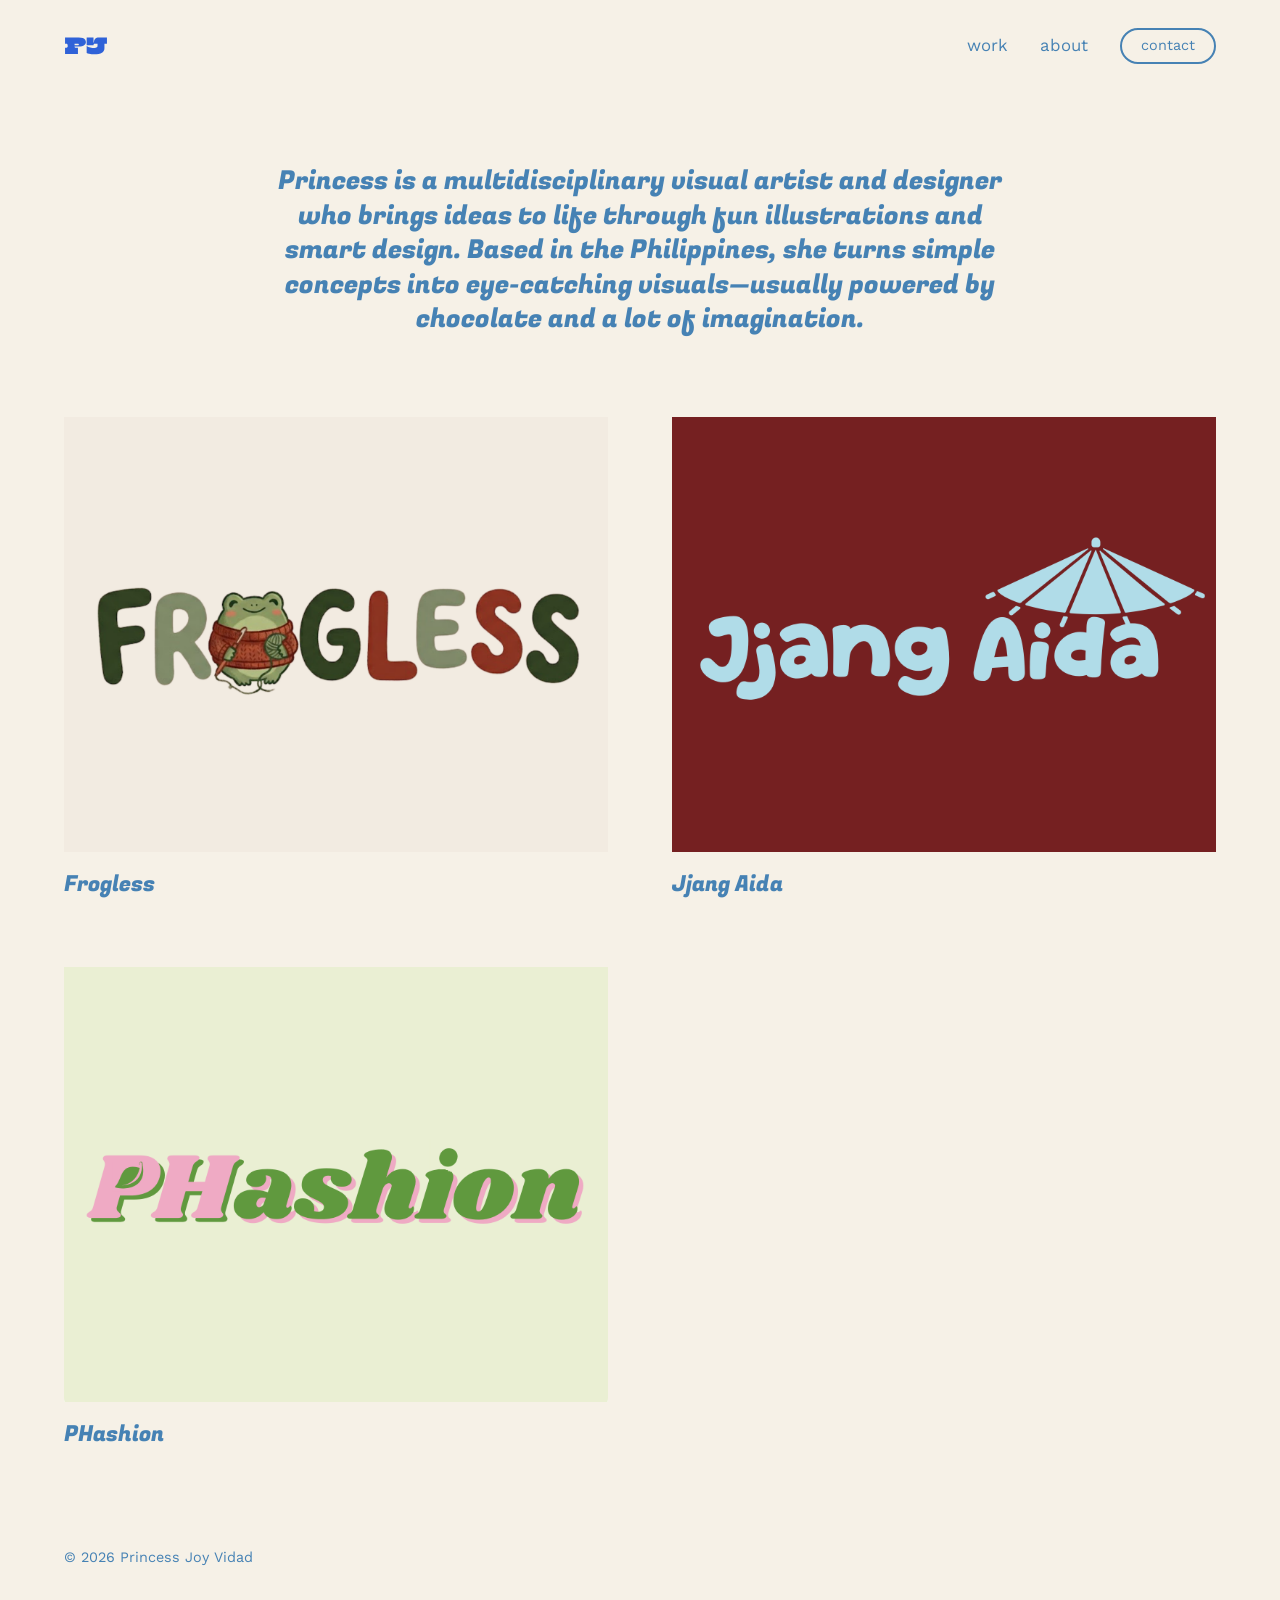
<file: index.html>
<!DOCTYPE html>
<html lang="en">
<head>
<meta charset="utf-8">
<meta name="viewport" content="width=device-width, initial-scale=1">
<title>Princess Joy Vidad — Artist </title>
<meta name="description" content="Artist portfolio.">

<link rel="icon" href="images/favicon.svg" type="image/svg+xml">
<link rel="preconnect" href="https://fonts.googleapis.com">
<link rel="preconnect" href="https://fonts.gstatic.com" crossorigin>
<link href="https://fonts.googleapis.com/css2?family=Fugaz+One&family=Work+Sans:wght@400;500&display=swap" rel="stylesheet">
<link rel="stylesheet" href="css/style.css">
</head>
<body>
<a class="skip" href="#main">Skip to content</a>
<header class="site-header">
  <a class="logo" href="index.html" aria-label="Home"><img src="images/favicon.svg" alt="Princess Joy Vidad logo" width="44" height="44"></a>
  <nav aria-label="Main"><ul>
    <li><a href="index.html#work">work</a></li>
    <li><a href="about.html">about</a></li>
    <li><a class="pill" href="mailto:princessgvidad@gmail.com">contact</a></li>
  </ul></nav>
</header>
<main id="main">
  <p class="intro">Princess is a multidisciplinary visual artist and designer who brings ideas to life through fun illustrations and smart design. Based in the Philippines, she turns simple concepts into eye-catching visuals—usually powered by chocolate and a lot of imagination.</p>
  <section id="work" aria-label="Work">
  <ul class="grid">
    <li><a class="card" href="projects/case-study-1.html">
      <div class="thumb"><img src="images/project-1/thumbnail.png" alt="Cover image for Frogless" loading="lazy" width="1500" height="1200"></div>
      <h2>Frogless</h2></a></li>
    <li><a class="card" href="projects/case-study-2.html">
      <div class="thumb"><img src="images/project-2/thumbnail.png" alt="Cover image for Jjang Aida" loading="lazy" width="1500" height="1200"></div>
      <h2>Jjang Aida</h2></a></li>
    <li><a class="card" href="projects/case-study-3.html">
      <div class="thumb"><img src="images/project-3/thumbnail.png" alt="Cover image for PHashion" loading="lazy" width="1500" height="1200"></div>
      <h2>PHashion</h2></a></li>
  </ul>
  </section>
</main>
<footer class="site-footer"><p>&copy; 2026 Princess Joy Vidad</p></footer>
</body>
</html>
</file>
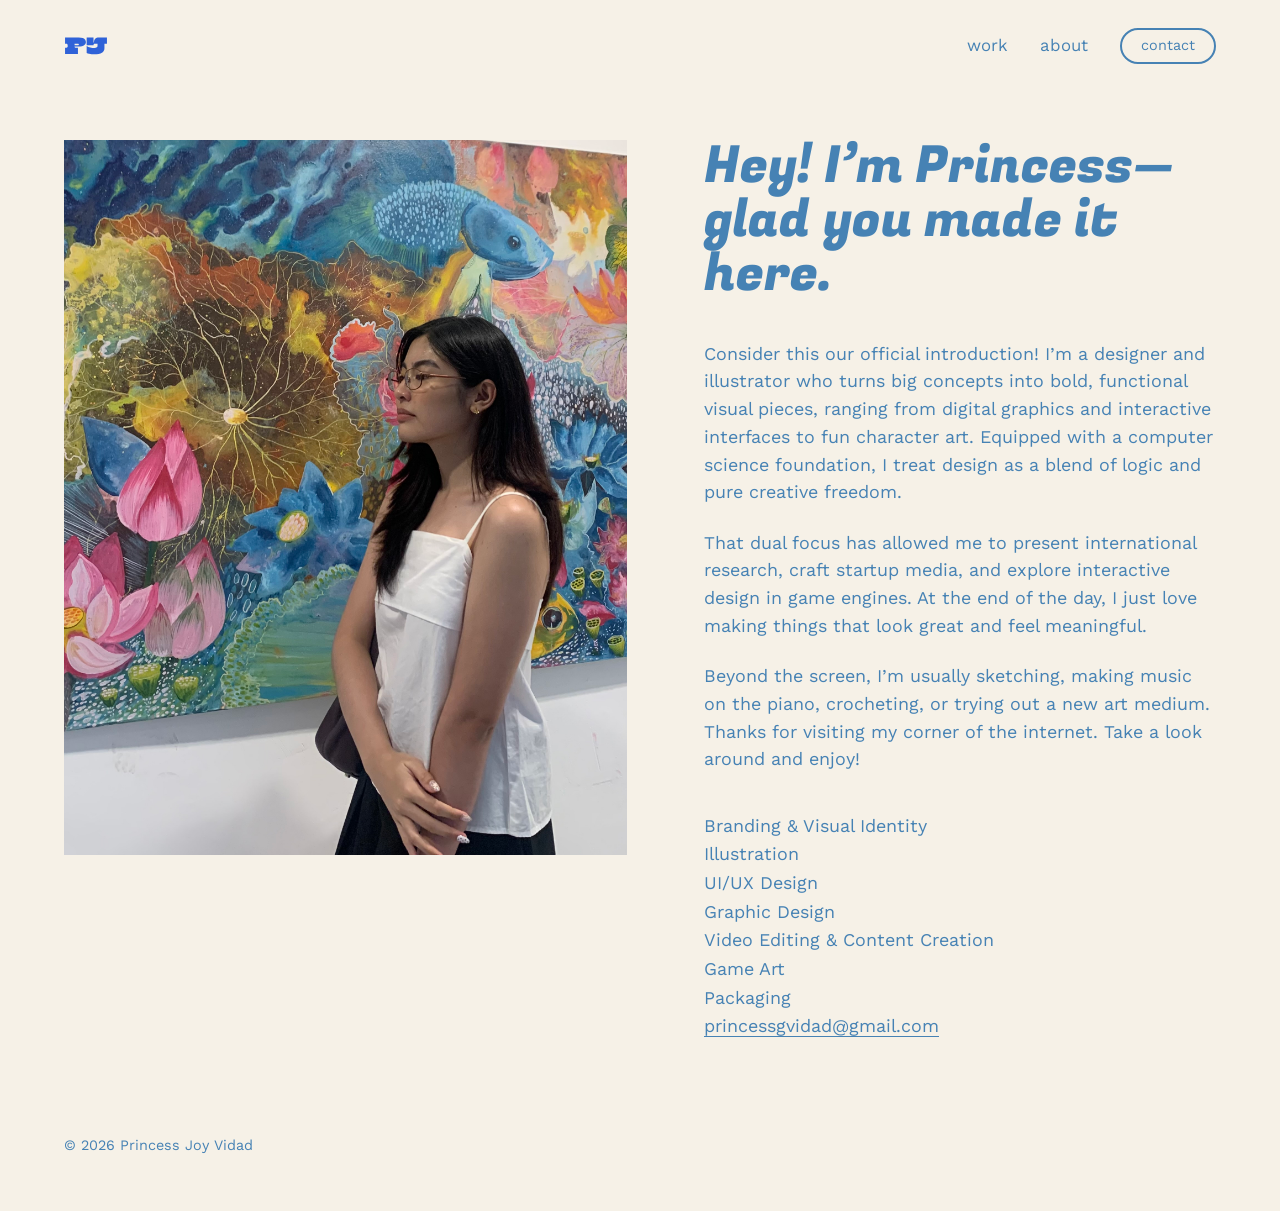
<file: about.html>
<!DOCTYPE html>
<html lang="en">
<head>
<meta charset="utf-8">
<meta name="viewport" content="width=device-width, initial-scale=1">
<title>About — Princess Joy Vidad</title>
<meta name="description" content="About Princess Joy Vidad.">
<link rel="icon" href="images/favicon.svg" type="image/svg+xml">
<link rel="preconnect" href="https://fonts.googleapis.com">
<link rel="preconnect" href="https://fonts.gstatic.com" crossorigin>
<link href="https://fonts.googleapis.com/css2?family=Fugaz+One&family=Work+Sans:wght@400;500&display=swap" rel="stylesheet">
<link rel="stylesheet" href="css/style.css?v=3">
</head>
<body>
<a class="skip" href="#main">Skip to content</a>
<header class="site-header">
  <a class="logo" href="index.html" aria-label="Home"><img src="images/favicon.svg" alt="Princess Joy Vidad logo" width="44" height="44"></a>
  <nav aria-label="Main"><ul>
    <li><a href="index.html#work">work</a></li>
    <li><a href="about.html">about</a></li>
    <li><a class="pill" href="mailto:princessgvidad@gmail.com">contact</a></li>
  </ul></nav>
</header>

<main id="main">
  <div class="about-layout">
    <div class="about-photo">
      <img src="images/about/portrait.jpeg" alt="Portrait of Princess Joy Vidad" width="1000" height="1250">
    </div>
    <div class="about-text">
      <h1>Hey! I’m Princess—glad you made it here.</h1>
      <p>Consider this our official introduction! I’m a designer and illustrator who turns big concepts into bold, functional visual pieces, ranging from digital graphics and interactive interfaces to fun character art. Equipped with a computer science foundation, I treat design as a blend of logic and pure creative freedom.</p>
      <p>That dual focus has allowed me to present international research, craft startup media, and explore interactive design in game engines. At the end of the day, I just love making things that look great and feel meaningful.</p>
      <p>Beyond the screen, I’m usually sketching, making music on the piano, crocheting, or trying out a new art medium. Thanks for visiting my corner of the internet. Take a look around and enjoy!</p>

      <ul class="about-skills">
        <li>Branding &amp; Visual Identity</li>
        <li>Illustration</li>
        <li>UI/UX Design</li>
        <li>Graphic Design</li>
        <li>Video Editing &amp; Content Creation</li>
        <li>Game Art</li>
        <li>Packaging</li>
        <li><a href="mailto:princessgvidad@gmail.com">princessgvidad@gmail.com</a></li>
      </ul>
    </div>
  </div>
</main>

<footer class="site-footer"><p>&copy; 2026 Princess Joy Vidad</p></footer>
</body>
</html>
</file>
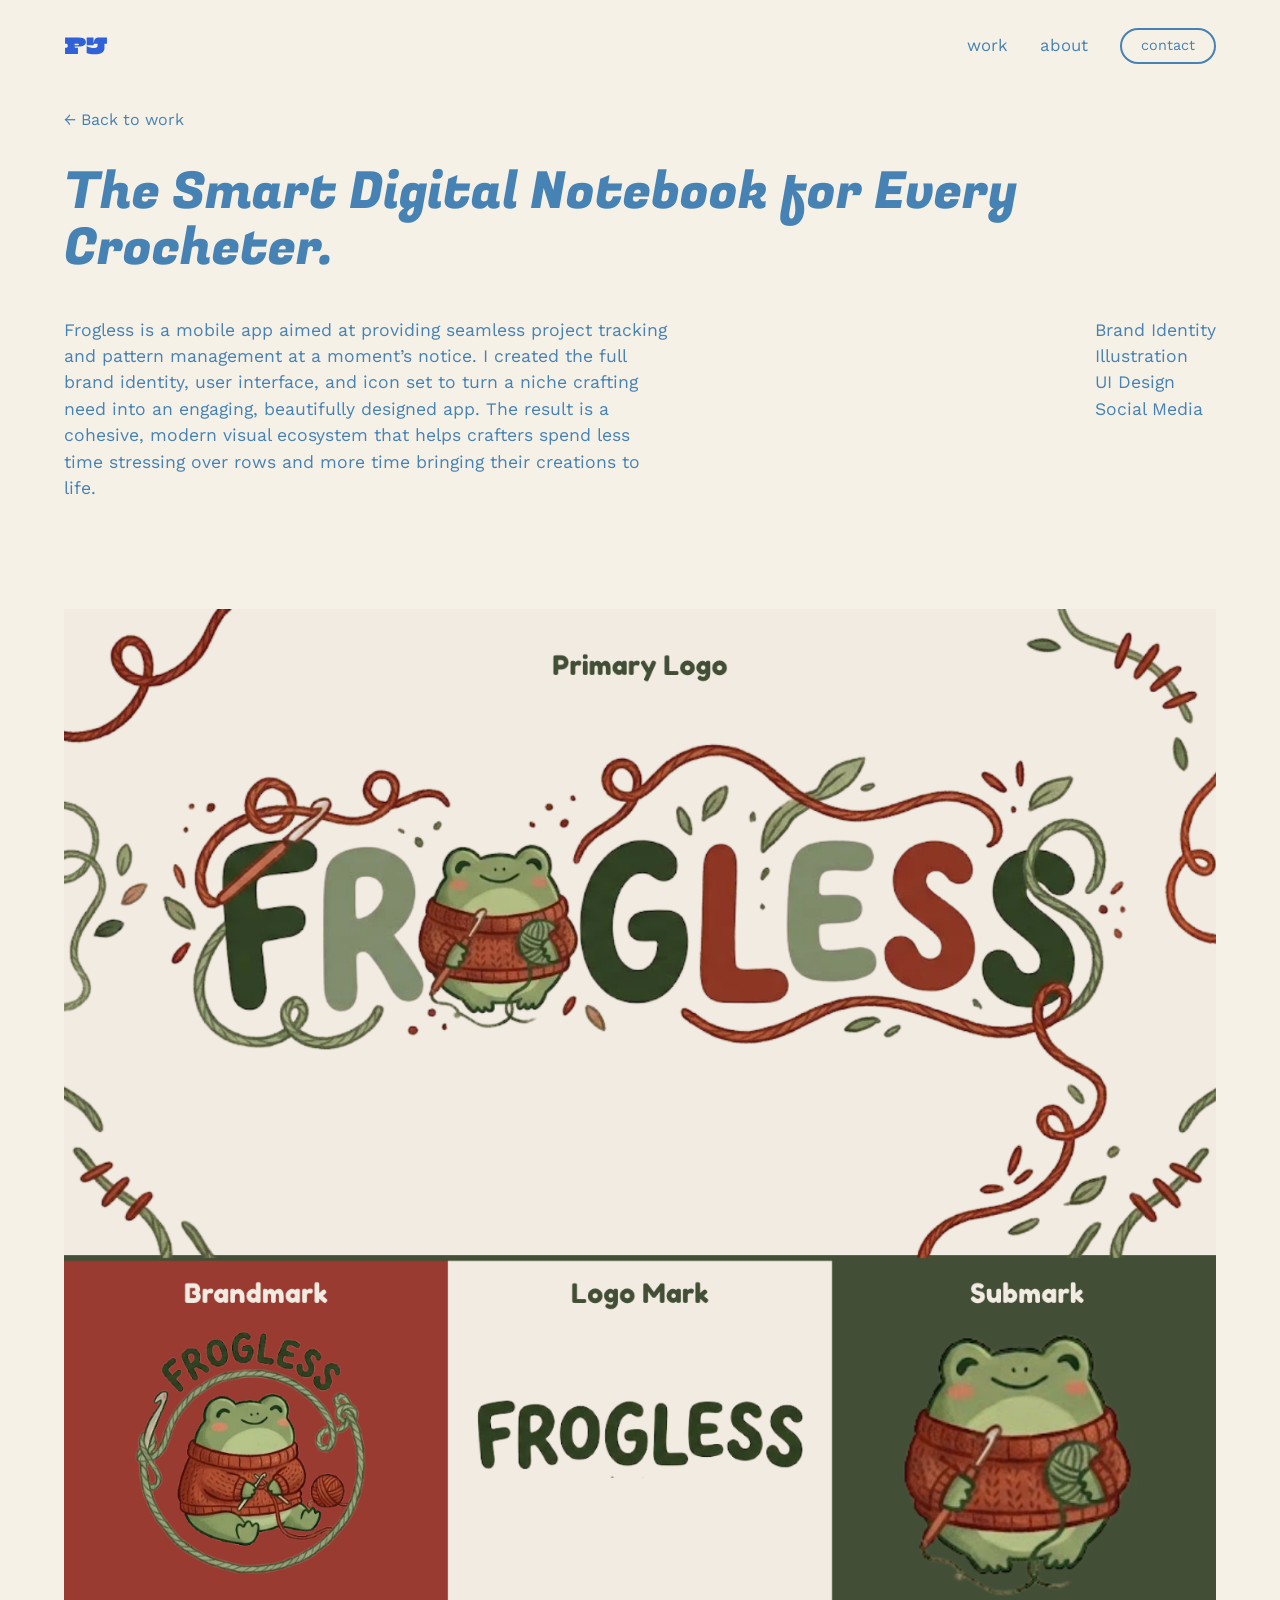
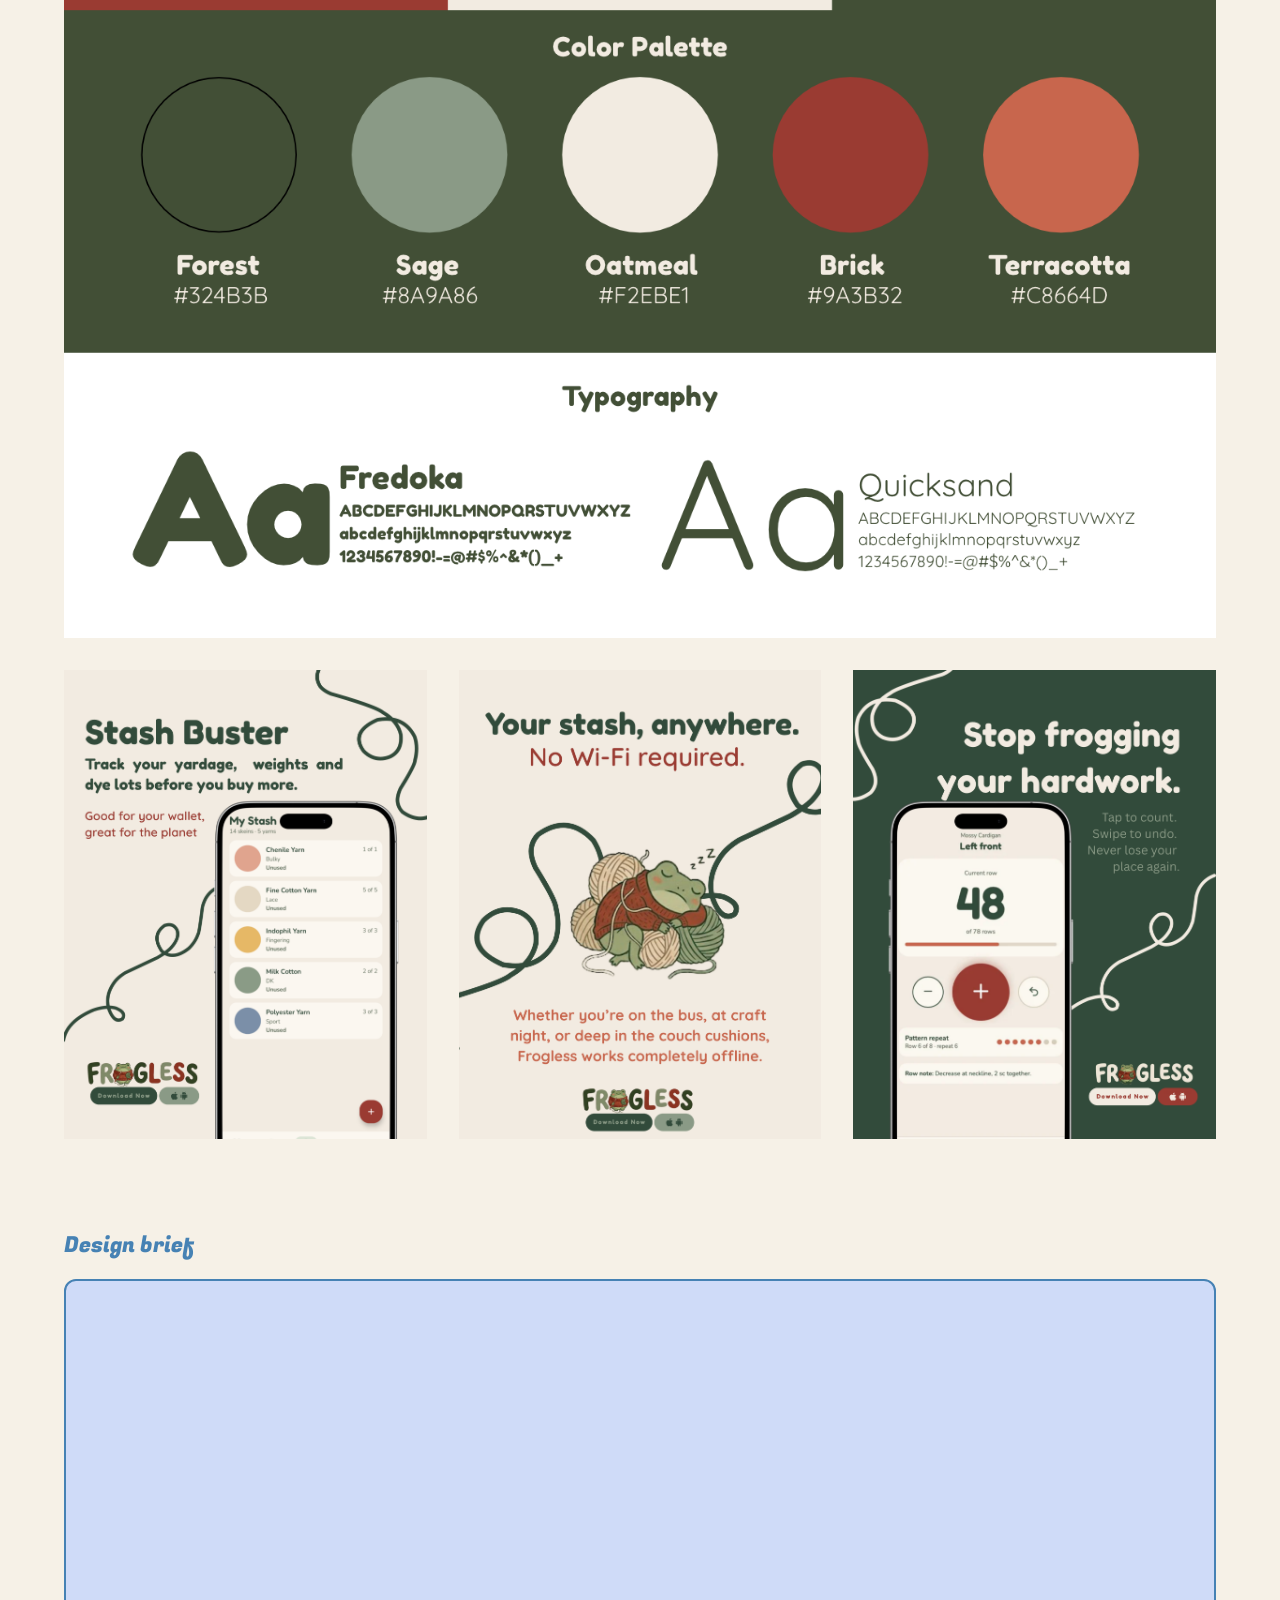
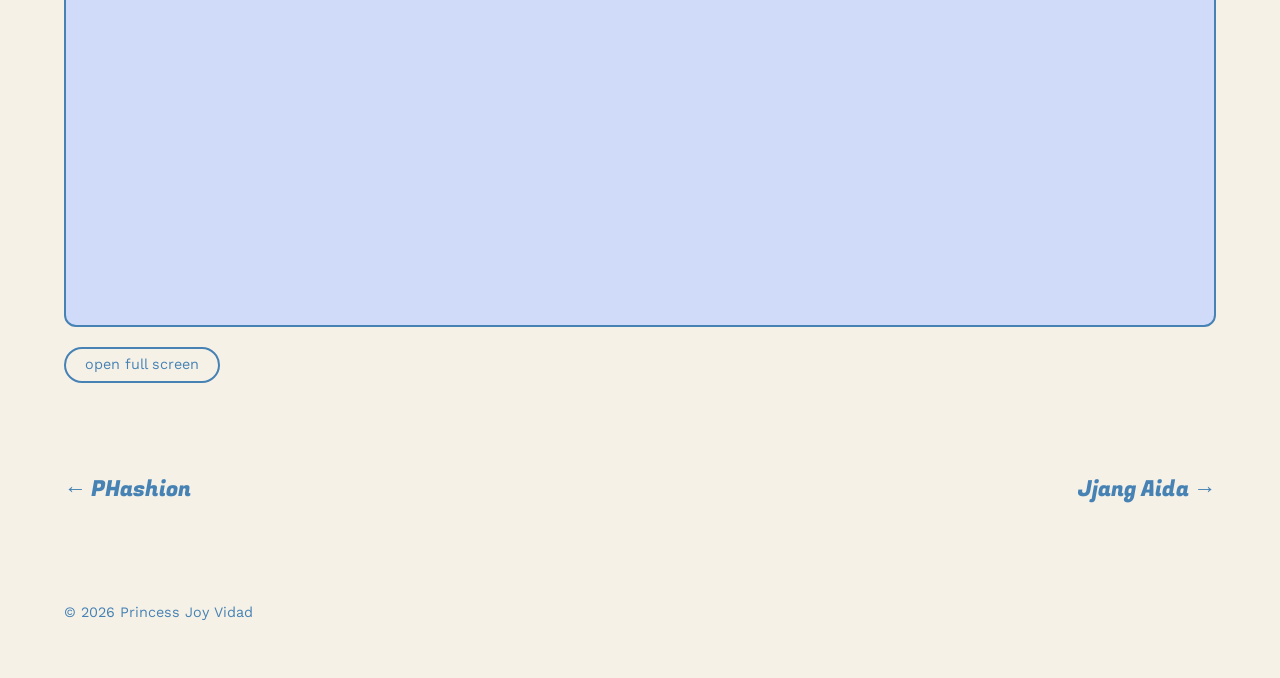
<file: projects/case-study-1.html>
<!DOCTYPE html>
<html lang="en">
<head>
<meta charset="utf-8">
<meta name="viewport" content="width=device-width, initial-scale=1">
<title>Frogless</title>
<meta name="description" content="Graphic design portfolio.">
<link rel="icon" href="../images/favicon.svg" type="image/svg+xml">
<link rel="preconnect" href="https://fonts.googleapis.com">
<link rel="preconnect" href="https://fonts.gstatic.com" crossorigin>
<link href="https://fonts.googleapis.com/css2?family=Fugaz+One&family=Work+Sans:wght@400;500&display=swap" rel="stylesheet">
<link rel="stylesheet" href="../css/style.css?v=2">
</head>
<body>
<a class="skip" href="#main">Skip to content</a>
<header class="site-header">
  <a class="logo" href="../index.html" aria-label="Home"><img src="../images/favicon.svg" alt="Princess Joy Vidad logo" width="44" height="44"></a>
  <nav aria-label="Main"><ul>
    <li><a href="../index.html#work">work</a></li>
    <li><a href="../about.html">about</a></li>
    <li><a class="pill" href="mailto:you@example.com">contact</a></li>
  </ul></nav>
</header>

<main id="main" class="case">
  <a class="back" href="../index.html#work">&larr; Back to work</a>
  <h1 class="title">The Smart Digital Notebook for Every Crocheter.</h1>

  <div class="case-intro">
    <p>Frogless is a mobile app aimed at providing seamless project tracking and pattern management at a moment’s notice. I created the full brand identity, user interface, and icon set to turn a niche crafting need into an engaging, beautifully designed app. The result is a cohesive, modern visual ecosystem that helps crafters spend less time stressing over rows and more time bringing their creations to life.</p>
    <ul class="meta"><li>Brand Identity</li><li>Illustration</li><li>UI Design</li><li>Social Media</li></ul>
  </div>

  <ul class="gallery">
    <li>
      <img src="../images/project-1/image-1.png" alt="One-page Brand Guide" loading="lazy" width="2000" height="1250">
    </li>
    <li class="gallery-row">
      <img src="../images/project-1/image-2.png" alt="Frogless App Poster 1" loading="lazy" width="1000" height="1250">
      <img src="../images/project-1/image-3.png" alt="Frogless App Poster 2" loading="lazy" width="1000" height="1250">
      <img src="../images/project-1/image-4.png" alt="Frogless App Poster 3" loading="lazy" width="1000" height="1250">
    </li>
  </ul>

  <section class="brief" aria-labelledby="brief-heading">
    <h2 class="brief-title" id="brief-heading">Design brief</h2>
    <div class="embed">
      <iframe src="https://www.canva.com/design/DAHXwa517z8/ZT79KyqZPZqz-gyBcbl-XA/view?embed"
              title="Frogless design brief (23 pages)"
              loading="lazy" allowfullscreen></iframe>
    </div>
    <p class="full-brief">
      <a class="pill" href="https://www.canva.com/design/DAHXwa517z8/ZT79KyqZPZqz-gyBcbl-XA/view" target="_blank" rel="noopener">open full screen</a>
    </p>
  </section>

  <nav class="pager" aria-label="Case studies">
    <a href="case-study-3.html">&larr; PHashion</a>
    <a href="case-study-2.html">Jjang Aida &rarr;</a>
  </nav>
</main>

<footer class="site-footer"><p>&copy; 2026 Princess Joy Vidad</p></footer>
</body>
</html>
</file>
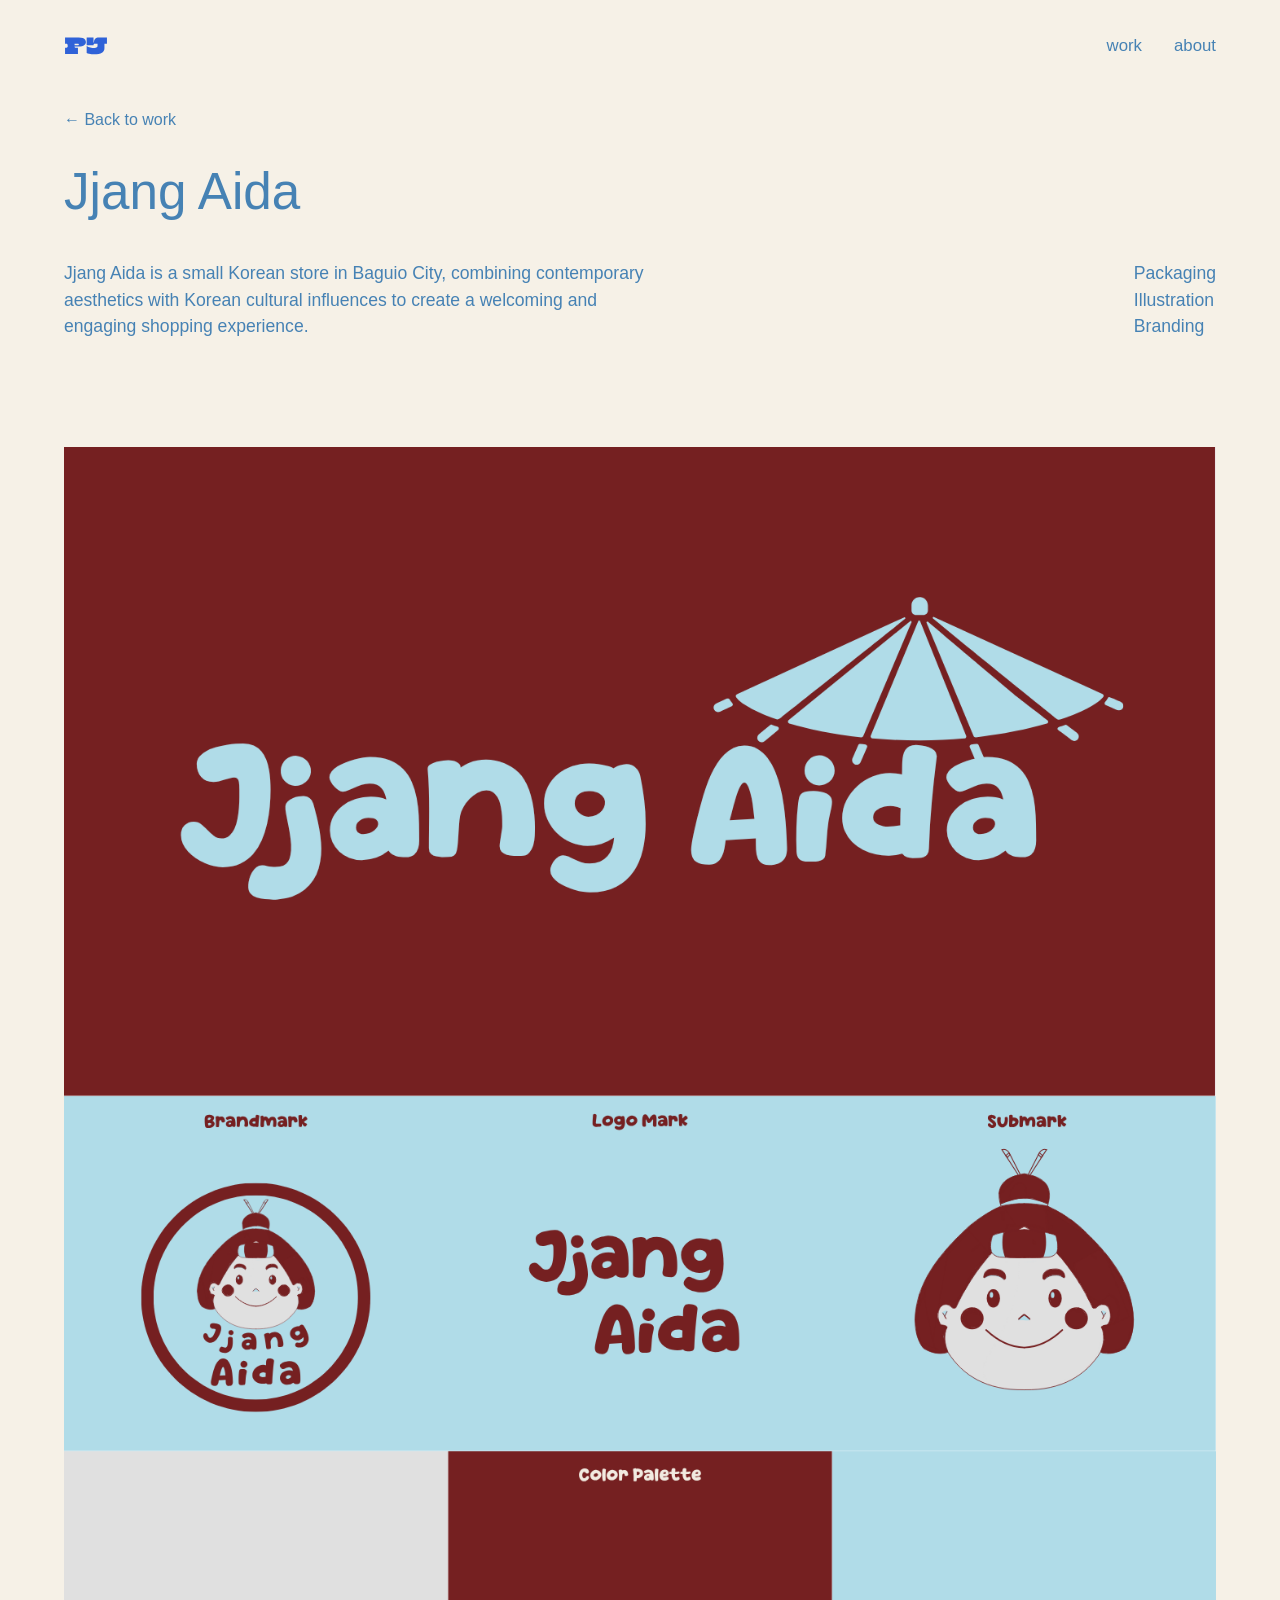
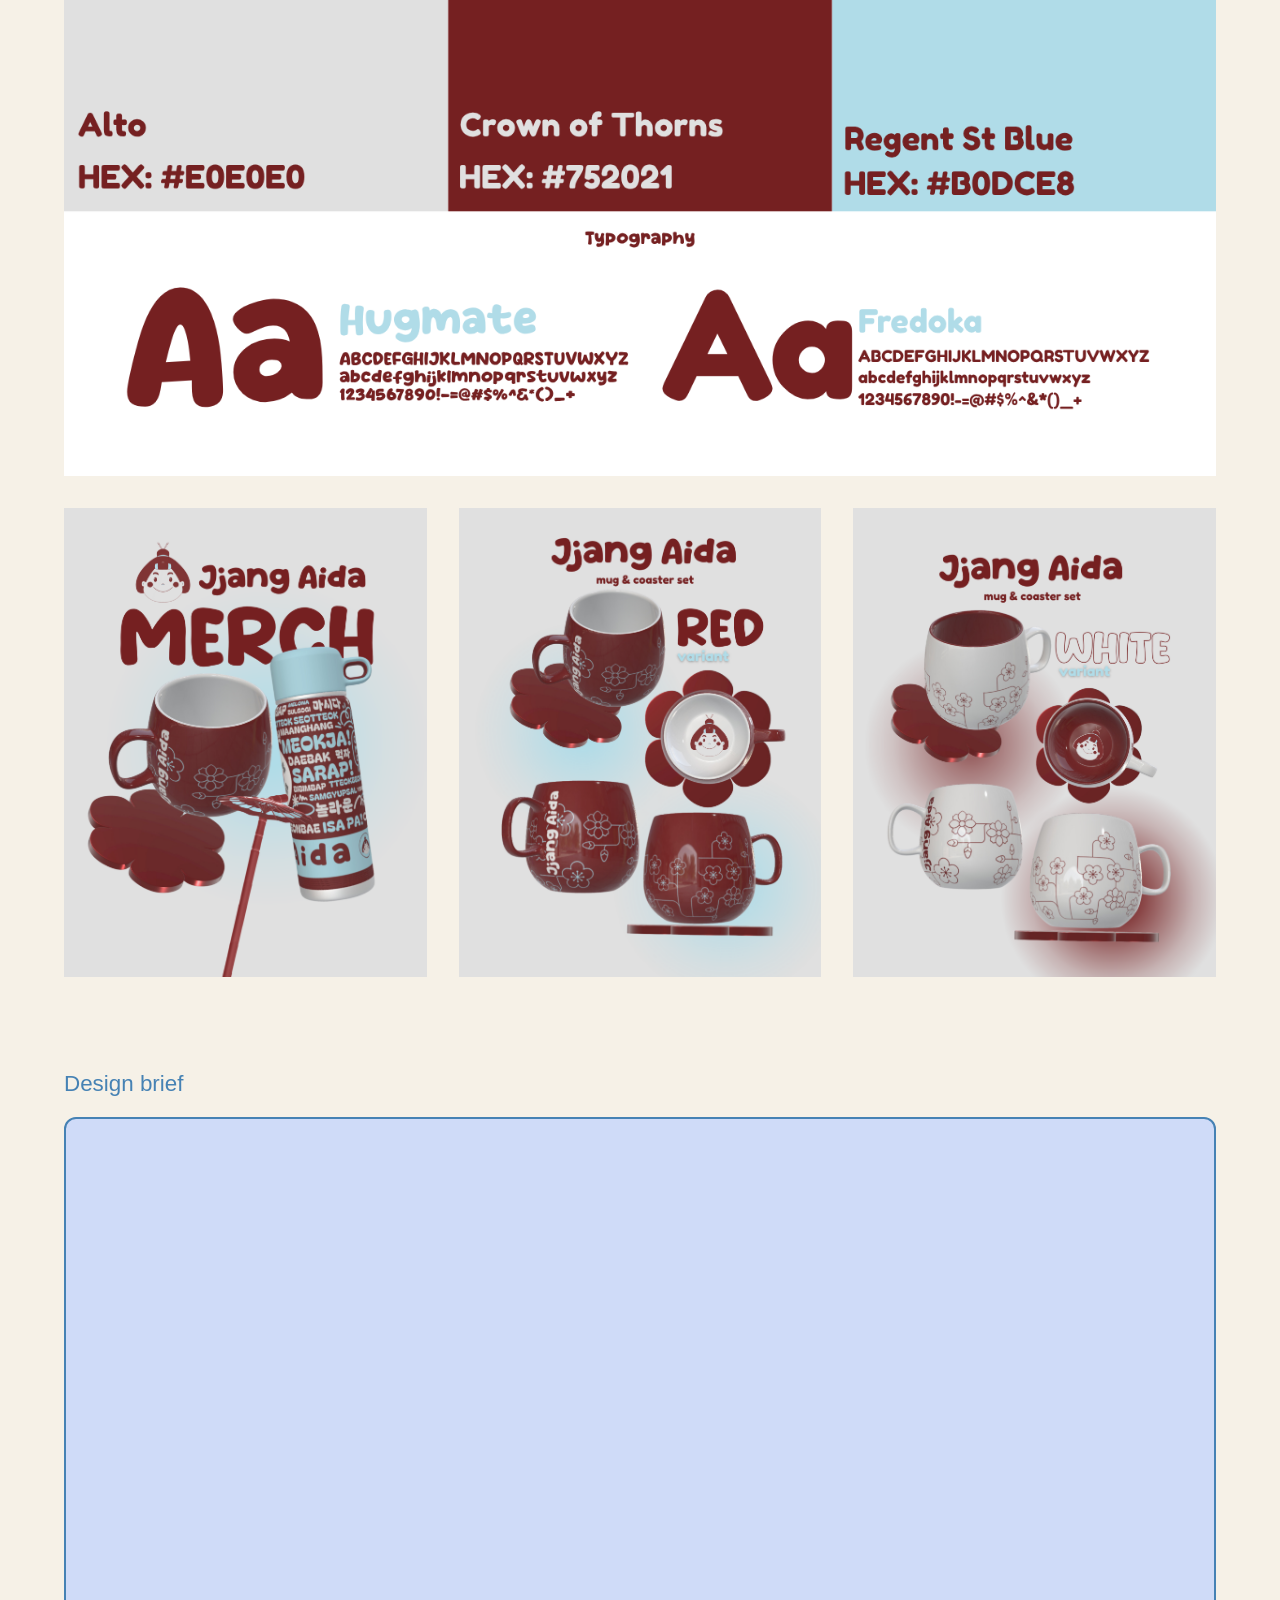
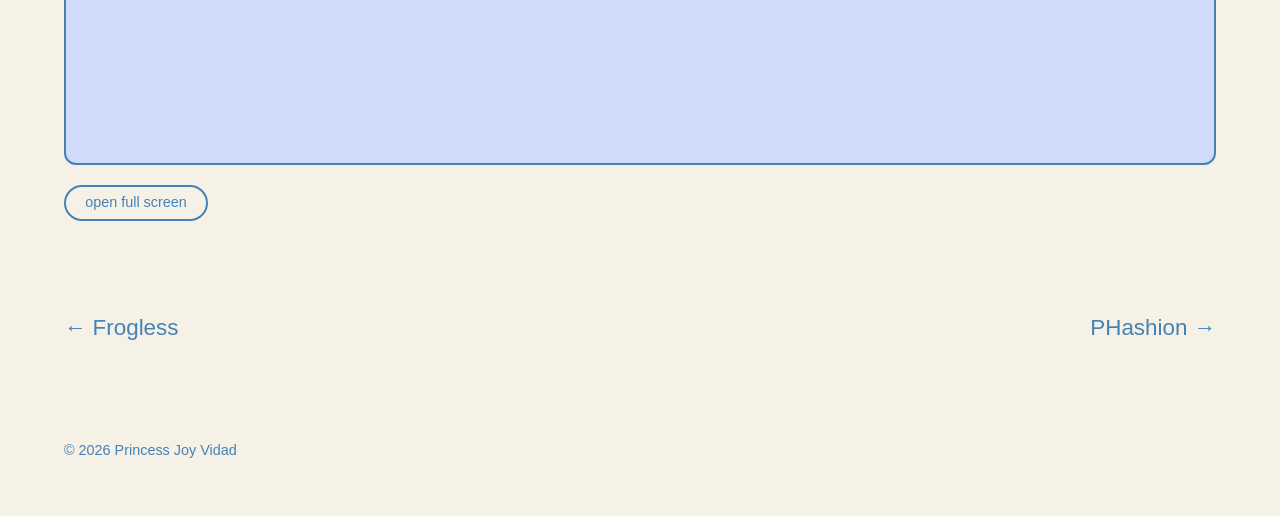
<file: projects/case-study-2.html>
<!DOCTYPE html>
<html lang="en">
<head>
<meta charset="utf-8">
<meta name="viewport" content="width=device-width, initial-scale=1">
<title>Jjang Aida</title>
<meta name="description" content="Graphic design portfolio.">

<link rel="icon" href="../images/favicon.svg" type="image/svg+xml">
<link rel="stylesheet" href="../css/style.css">
</head>
<body>
<a class="skip" href="#main">Skip to content</a>
<header class="site-header">
  <a class="logo" href="../index.html" aria-label="Home"><img src="../images/favicon.svg" alt="Princess Joy Vidad logo" width="44" height="44"></a>
  <nav aria-label="Main"><ul>
    <li><a href="../index.html#work">work</a></li>
    <li><a href="../about.html">about</a></li>
  </ul></nav>
</header>
<main id="main" class="case">
  <a class="back" href="../index.html#work">&larr; Back to work</a>
  <h1 class="title">Jjang Aida</h1>
  <div class="case-intro">
    <p>Jjang Aida is a small Korean store in Baguio City, combining contemporary aesthetics with Korean cultural influences to create a welcoming and engaging shopping experience.</p>
    <ul class="meta"><li>Packaging</li><li>Illustration</li><li>Branding</li></ul>
  </div>

  <ul class="gallery">
    <li>
      <img src="../images/project-2/image-1.png" alt="One-page Jjang Aida Brand Guide" loading="lazy" width="2000" height="1250">
    </li>
    <li class="gallery-row">
      <img src="../images/project-2/image-2.png" alt="Merch Photo 1" loading="lazy" width="1000" height="1250">
      <img src="../images/project-2/image-3.png" alt="Merch Photo 2" loading="lazy" width="1000" height="1250">
      <img src="../images/project-2/image-4.png" alt="Merch Photo 3" loading="lazy" width="1000" height="1250">
    </li>
  </ul>

  <section class="brief" aria-labelledby="brief-heading">
    <h2 class="brief-title" id="brief-heading">Design brief</h2>
    <div class="embed">
      <iframe src="https://www.canva.com/design/DAGR9juQ1kg/gBcg5Da9uAnD1BZ1EKvSdQ/view?embed"
                title="Jjang Aida design brief (24 pages)"
                loading="lazy" allowfullscreen></iframe>
    </div>
    <p class="full-brief">
      <a class="pill" href="https://www.canva.com/design/DAGR9juQ1kg/gBcg5Da9uAnD1BZ1EKvSdQ/view" target="_blank" rel="noopener">open full screen</a>
    </p>
  </section>

  <nav class="pager" aria-label="Case studies">
    <a href="case-study-1.html">&larr; Frogless</a>
    <a href="case-study-3.html">PHashion &rarr;</a>
  </nav>
</main>
<footer class="site-footer"><p>&copy; 2026 Princess Joy Vidad</p></footer>
</body>
</html>
</file>
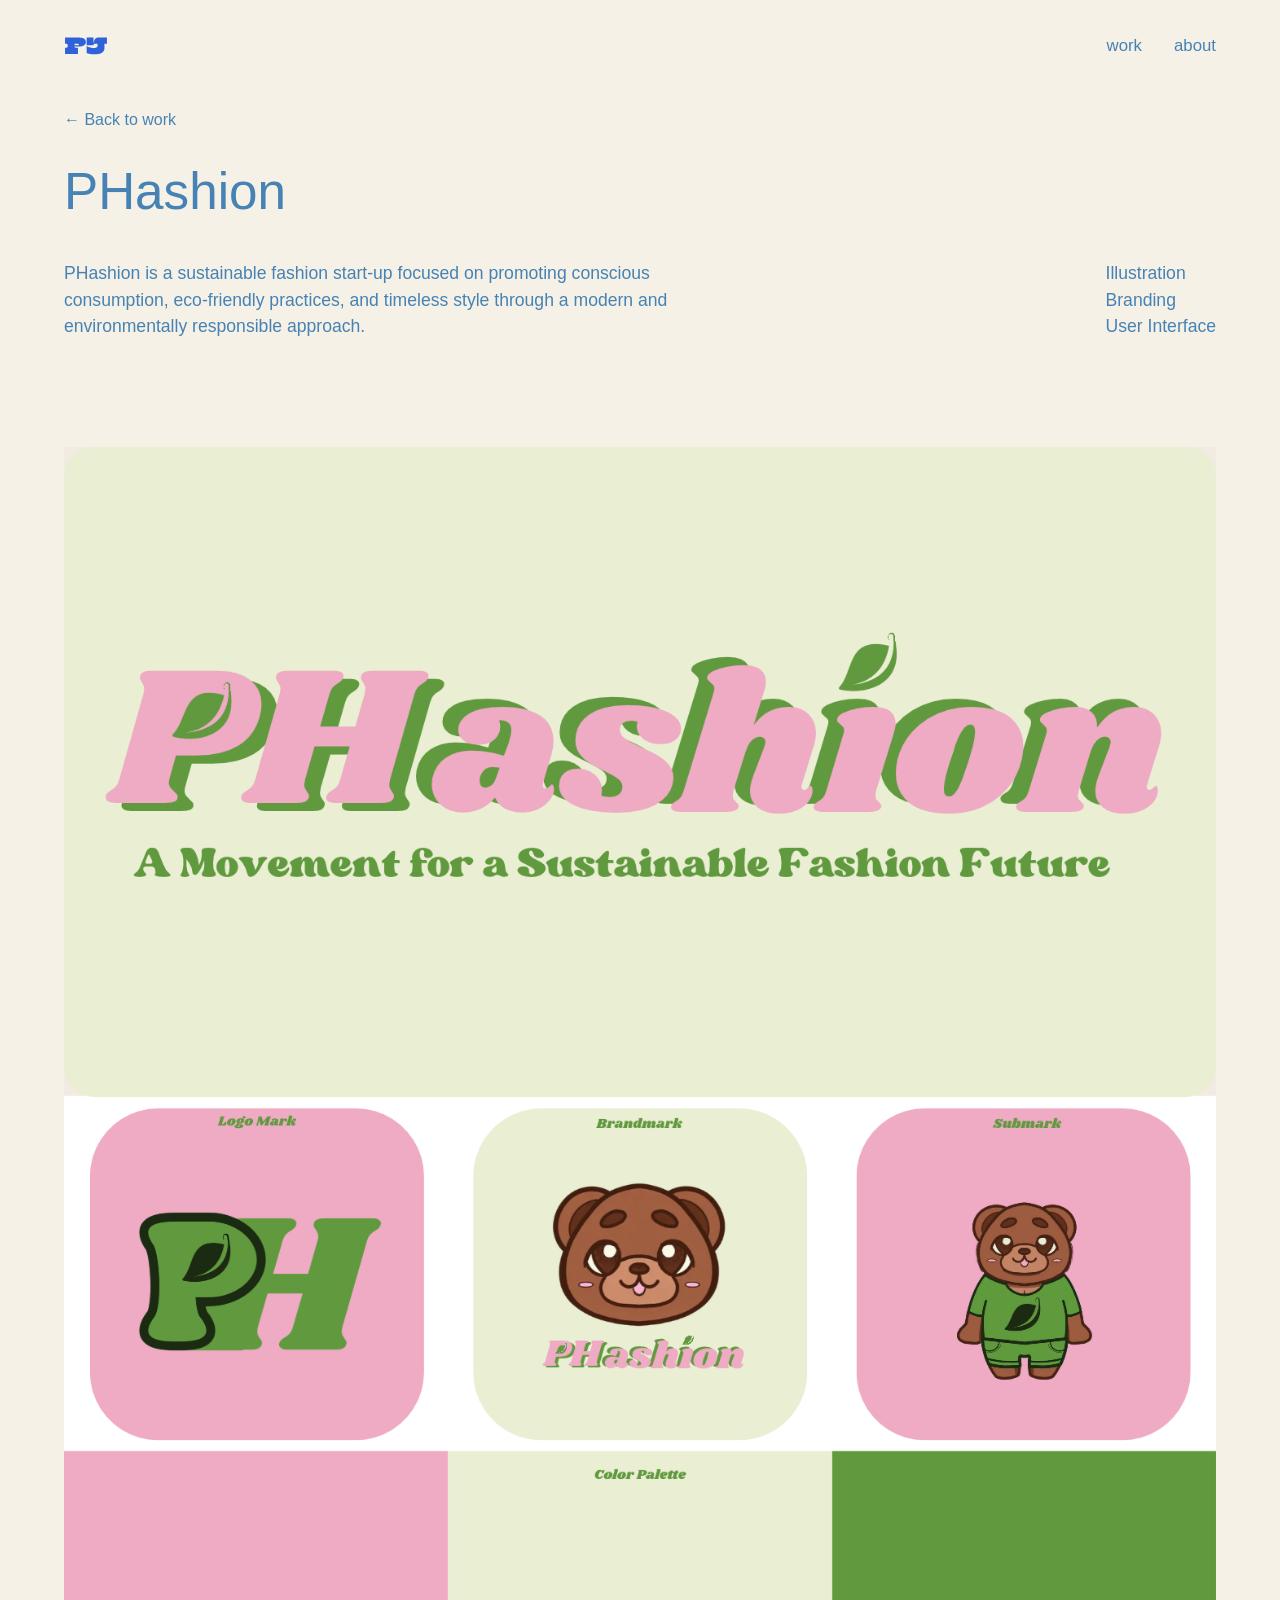
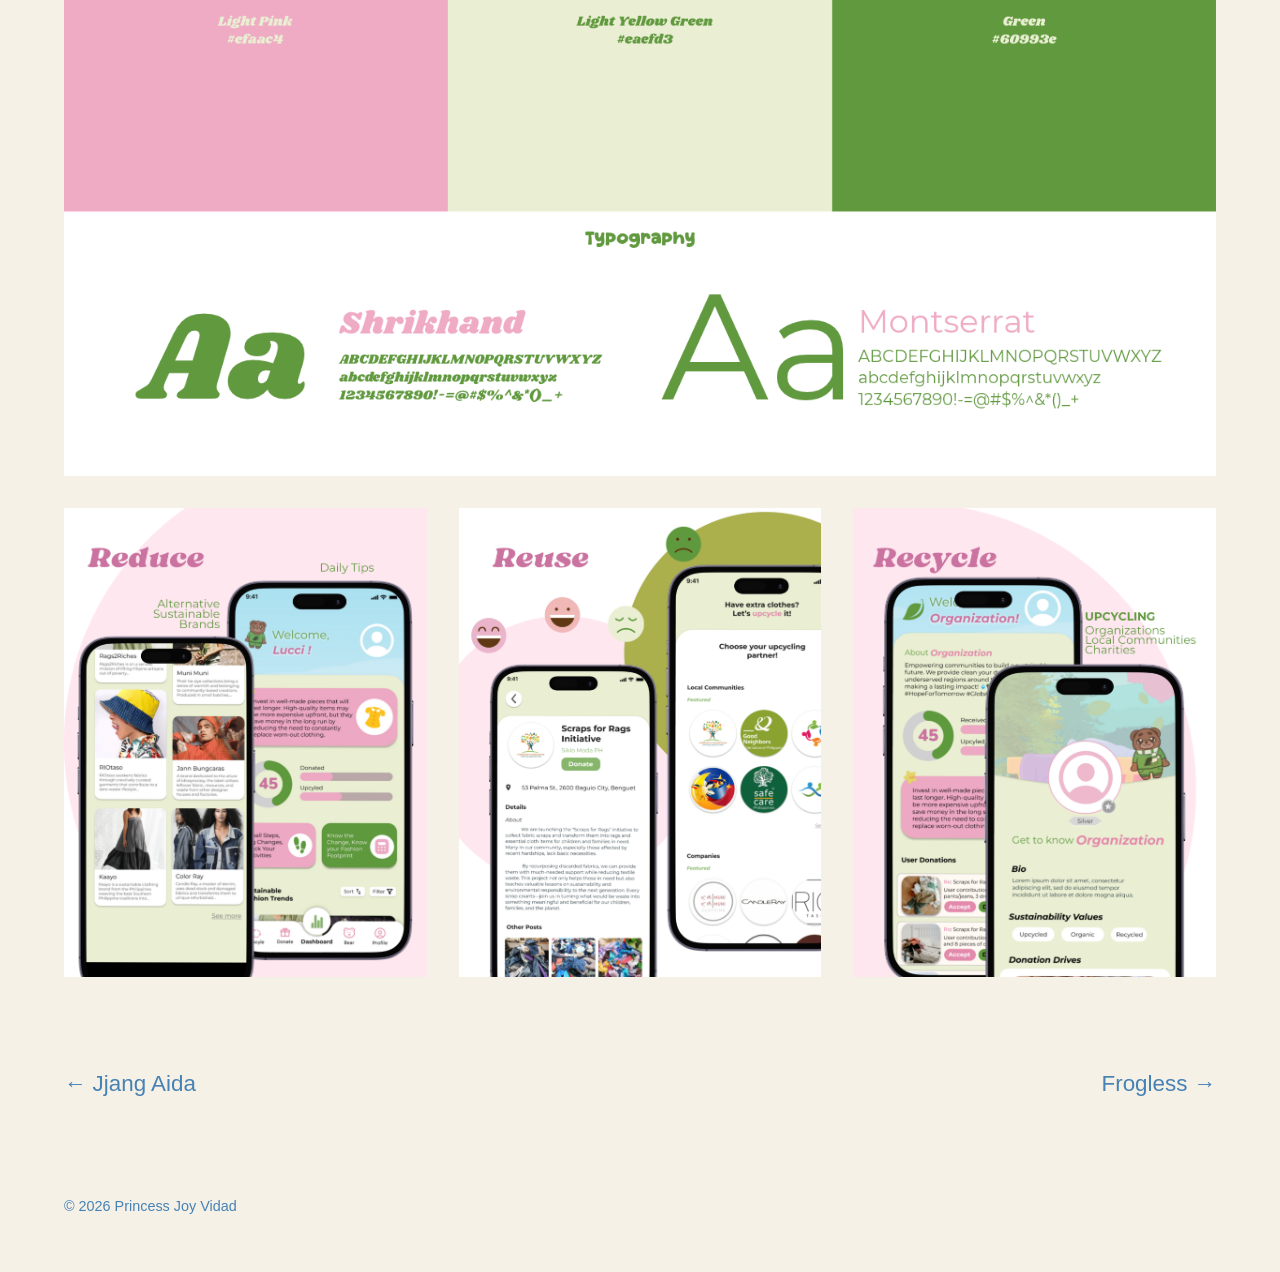
<file: projects/case-study-3.html>
<!DOCTYPE html>
<html lang="en">
<head>
<meta charset="utf-8">
<meta name="viewport" content="width=device-width, initial-scale=1">
<title>PHashion</title>
<meta name="description" content="Graphic design portfolio.">

<link rel="icon" href="../images/favicon.svg" type="image/svg+xml">
<link rel="stylesheet" href="../css/style.css">
</head>
<body>
<a class="skip" href="#main">Skip to content</a>
<header class="site-header">
  <a class="logo" href="../index.html" aria-label="Home"><img src="../images/favicon.svg" alt="Princess Joy Vidad logo" width="44" height="44"></a>
  <nav aria-label="Main"><ul>
    <li><a href="../index.html#work">work</a></li>
    <li><a href="../about.html">about</a></li>
  </ul></nav>
</header>
<main id="main" class="case">
  <a class="back" href="../index.html#work">&larr; Back to work</a>
  <h1 class="title">PHashion</h1>
  <div class="case-intro">
    <p>PHashion is a sustainable fashion start-up focused on promoting conscious consumption, eco-friendly practices, and timeless style through a modern and environmentally responsible approach. </p>
    <ul class="meta"><li>Illustration</li><li>Branding</li><li>User Interface</li></ul>
  </div>

   <ul class="gallery">
    <li>
      <img src="../images/project-3/image-1.png" alt="PHashion One-page branding" loading="lazy" width="2000" height="1250">
    </li>
    <li class="gallery-row">
      <img src="../images/project-3/image-2.png" alt="Merch Photo 1" loading="lazy" width="1000" height="1250">
      <img src="../images/project-3/image-3.png" alt="Merch Photo 2" loading="lazy" width="1000" height="1250">
      <img src="../images/project-3/image-4.png" alt="Merch Photo 3" loading="lazy" width="1000" height="1250">
    </li>
  </ul>

  <nav class="pager" aria-label="Case studies">
    <a href="case-study-2.html">&larr; Jjang Aida</a>
    <a href="case-study-1.html">Frogless &rarr;</a>
  </nav>
</main>
<footer class="site-footer"><p>&copy; 2026 Princess Joy Vidad</p></footer>
</body>
</html>
</file>
<file: css/style.css>
/* ---------- Tokens ---------- */
:root{
  --bg:#f6f1e7;
  --ink:#4682b4;
  --muted:#4682b4;
  --panel:#cfdbf8;
  --display:"Fugaz One","Arial Rounded MT Bold",Impact,sans-serif;
  --body:"Work Sans","Helvetica Neue",Arial,sans-serif;
  --pad:clamp(1.25rem,5vw,6rem);
  --gap:clamp(1.5rem,5vw,6rem);
  --ease:.25s ease;
}

/* ---------- Base ---------- */
*,*::before,*::after{box-sizing:border-box}
body{margin:0;background:var(--bg);color:var(--ink);font-family:var(--body);line-height:1.5;-webkit-font-smoothing:antialiased}
img{display:block;max-width:100%;height:auto}
ul{list-style:none;margin:0;padding:0}
a{color:inherit;text-decoration:none}
:focus-visible{outline:2px solid var(--ink);outline-offset:4px}
.skip{position:absolute;left:-999px}
.skip:focus{left:1rem;top:1rem;background:var(--ink);color:var(--bg);padding:.5rem 1rem;z-index:10}
main{padding:0 var(--pad)}

/* ---------- Header / footer ---------- */
.site-header{display:flex;justify-content:space-between;align-items:center;padding:1.5rem var(--pad)}
.site-header nav ul{display:flex;align-items:center;gap:2rem}
.site-header nav a{font-size:1.05rem;padding-bottom:2px;border-bottom:1px solid transparent;transition:border-color var(--ease)}
.site-header nav a:hover{border-color:var(--ink)}
.logo img{transition:opacity var(--ease)}
.logo:hover img{opacity:.7}
.site-footer{padding:5rem var(--pad) 2.5rem;color:var(--muted);font-size:.9rem}

/* ---------- Pill button ---------- */
.pill,
.site-header nav a.pill{display:inline-block;border:2px solid var(--ink);border-radius:999px;padding:.35rem 1.2rem;font-size:.9rem;transition:background var(--ease),color var(--ease)}
.pill:hover,
.site-header nav a.pill:hover{background:var(--ink);color:var(--bg);border-color:var(--ink)}

/* ---------- Home grid ---------- */
.grid{display:grid;grid-template-columns:repeat(2,minmax(0,1fr));gap:var(--gap)}
.card{display:block}
.thumb{overflow:hidden;background:#e7e0d0;aspect-ratio:5/4}
.thumb img{width:100%;height:100%;object-fit:cover;transition:transform .6s ease}
.card:hover .thumb img,
.card:focus-visible .thumb img{transform:scale(1.03)}
.card h2{font-family:var(--display);font-weight:400;font-size:1.4rem;letter-spacing:0;margin:1rem 0 0;
  border-bottom:1px solid transparent;display:inline-block;transition:border-color var(--ease)}
.card:hover h2{border-color:var(--ink)}
.card p{margin:.15rem 0 0;color:var(--muted);font-size:.95rem}

.intro{
  max-width:44ch;
  margin:clamp(2rem,6vw,4.5rem) auto clamp(2.5rem,7vw,5rem);
  text-align:center;
  font-family:var(--display);
  font-size:clamp(1.15rem,2vw,1.6rem);
  line-height:1.35;
  letter-spacing:0;
}

/* ---------- Case study ---------- */
.back{display:inline-block;margin:1rem 0 2rem;color:var(--muted);transition:opacity var(--ease)}
.back:hover{opacity:.7}
.title{font-family:var(--display);font-weight:400;font-size:clamp(2rem,4vw,3.2rem);letter-spacing:0;line-height:1.1;margin:0 0 2.5rem}
.case-intro,
.about-body{display:grid;grid-template-columns:minmax(0,38rem) auto;justify-content:space-between;gap:2rem;margin-bottom:clamp(3rem,7vw,6rem)}
.case-intro p,
.about-body p{margin:0 0 1em;font-size:1.1rem}
.meta{font-size:1.1rem}

/* Gallery */
.gallery{
  max-width:1600px;
  margin:0 auto;
  display:grid;
  grid-template-columns:minmax(0,1fr);
  gap:clamp(1rem,2.5vw,2rem);
}
.gallery > li{min-width:0}
.gallery img{width:100%;height:auto}
.gallery-row{
  display:grid;
  grid-template-columns:repeat(3,minmax(0,1fr));
  gap:clamp(1rem,2.5vw,2rem);
  align-items:start;
}
.gallery-row img{width:100%;height:auto;min-width:0}

/* Canva embed */
.brief{max-width:1600px;margin:clamp(3rem,7vw,6rem) auto 0}
.brief-title{font-family:var(--display);font-weight:400;font-size:1.4rem;margin:0 0 1rem}
.embed{position:relative;width:100%;aspect-ratio:16/9;border:2px solid var(--ink);border-radius:12px;overflow:hidden;background:var(--panel)}
.embed iframe{position:absolute;inset:0;width:100%;height:100%;border:0}
.full-brief{margin:1.25rem 0 0}

/* Previous / next */
.pager{display:flex;justify-content:space-between;margin-top:clamp(3rem,7vw,6rem);font-family:var(--display);font-size:1.4rem;letter-spacing:0}
.pager a{border-bottom:1px solid transparent;transition:border-color var(--ease)}
.pager a:hover{border-color:var(--ink)}

/* ---------- About page ---------- */
.about-layout{
  display:grid;
  grid-template-columns:minmax(0,1.1fr) minmax(0,1fr);
  gap:clamp(2rem,6vw,7rem);
  align-items:start;
  margin-top:clamp(1rem,4vw,3rem);
}
.about-photo img{width:100%;height:auto}
.about-text h1{
  font-family:var(--display);
  font-weight:400;
  font-size:clamp(2rem,4vw,3.4rem);
  line-height:1.05;
  letter-spacing:0;
  margin:0 0 clamp(1.5rem,3vw,2.5rem);
}
.about-text p{
  margin:0 0 1.25em;
  font-size:clamp(1rem,1.4vw,1.2rem);
  line-height:1.55;
}
.about-text a{border-bottom:1px solid currentColor;transition:opacity var(--ease)}
.about-text a:hover{opacity:.7}

.about-skills{
  margin-top:clamp(1.5rem,3vw,2.5rem);
  font-size:clamp(1rem,1.4vw,1.2rem);
  line-height:1.6;
}
.about-skills a{border-bottom:1px solid currentColor;transition:opacity var(--ease)}
.about-skills a:hover{opacity:.7}

/* ---------- Responsive ---------- */
@media (max-width:900px){
  .case-intro,
  .about-body{grid-template-columns:1fr}
  .about-layout{grid-template-columns:minmax(0,1fr)}
}
@media (max-width:640px){
  .grid{grid-template-columns:minmax(0,1fr)}
  .gallery-row{grid-template-columns:minmax(0,1fr)}
  .site-header nav ul{gap:1.25rem}
  .pager{font-size:1.1rem}
}

/* ---------- Reduced motion ---------- */
@media (prefers-reduced-motion:reduce){
  *{transition:none!important}
}
</file>
